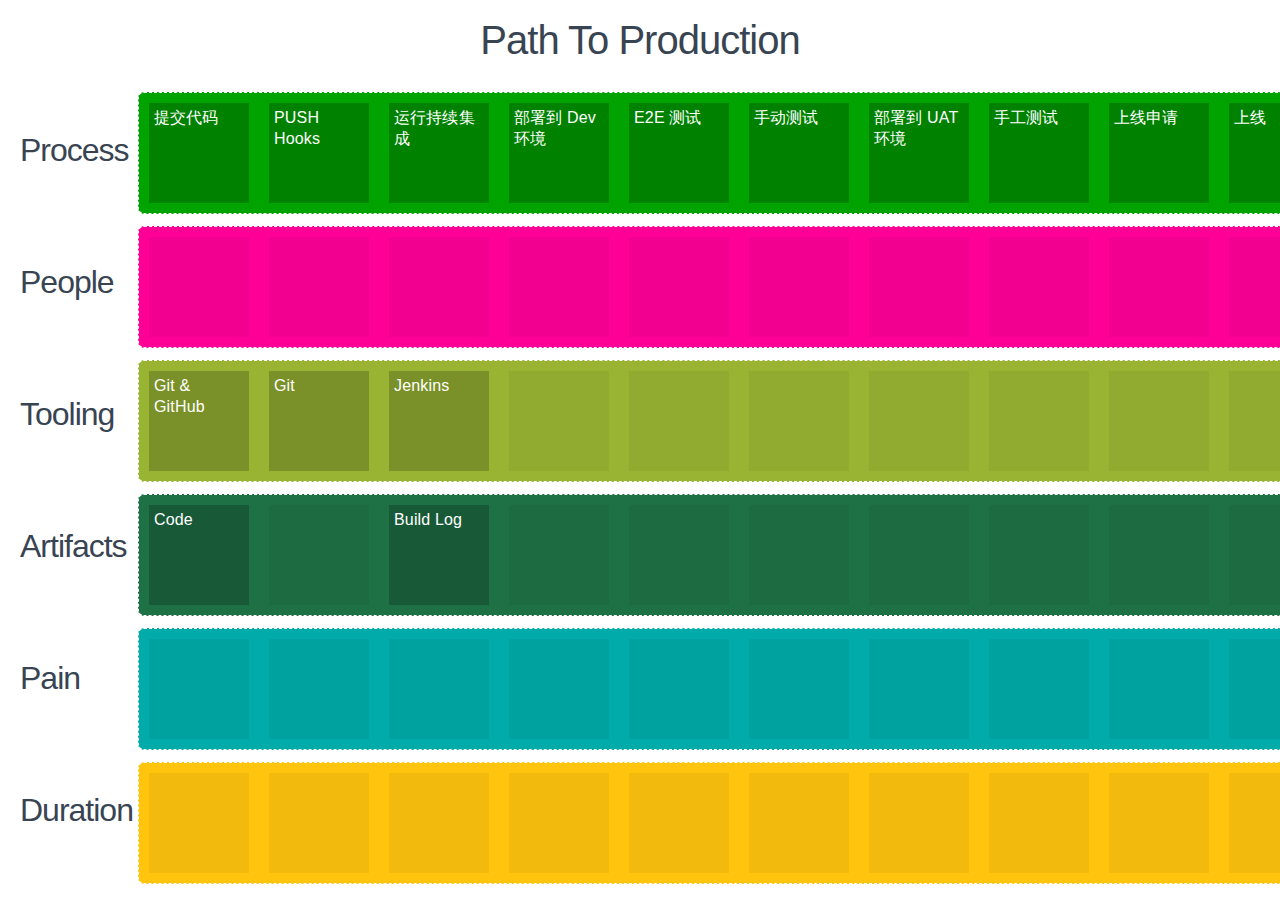
<file: index.html>
<!DOCTYPE html>
<html lang="en">
<head>
  <meta charset="UTF-8">
  <title>Path To Production</title>
  <link rel="stylesheet" href="assets/dragula.min.css">
  <link rel="stylesheet" href="assets/normalize.css">
  <link rel="stylesheet" href="assets/mifa.css">
  <link rel="stylesheet" href="assets/medium-editor.min.css">
  <link rel="stylesheet" href="assets/themes/default.min.css">
  <link rel="stylesheet" href="assets/styles/styles.css">
  <script src="assets/dragula.min.js"></script>
  <script src="assets/medium-editor.min.js"></script>
</head>
<body>

<div id="header">
  <h1>Path To Production</h1>
</div>

<div class="path">
  <div id="pipe-header">

  </div>
  <div class='wrapper' id="pipe">

  </div>
</div>

<script src="src/app.js"></script>
</body>
</html>
</file>
<file: assets/mifa.css>
/*!
 * Mifa v0.2.0
 * https://github.com/phodal/mifa#readme
 *
 * Copyright (c) 2018 Phodal Huang
 * Licensed under the MIT license
 */

.color-primary {
  color: #384452;
  background-color: #384452;
}

.color-grey {
  color: #d1d8df;
  background-color: #d1d8df;
}

.color-green {
  color: #1abc9c;
  background-color: #1abc9c;
}

.color-dark-grey {
  color: #5e6772;
  background-color: #5e6772;
}

.color-blue {
  color: #23B7F3;
  background-color: #23B7F3;
}

.color-code-grey {
  color: #eef1f5;
  background-color: #eef1f5;
}

.color-red {
  color: #f53d3d;
  background-color: #f53d3d;
}

.color-yellow {
  color: #ffff3a;
  background-color: #ffff3a;
}

.color-light-grey {
  color: #fdfdfd;
  background-color: #fdfdfd;
}

*,
*:after,
*:before {
  box-sizing: inherit;
}

html {
  box-sizing: border-box;
  font-size: 62.5%;
}

body {
  color: #384452;
  font-family: -apple-system, BlinkMacSystemFont, "Segoe UI", Roboto, "Helvetica Neue", Helvetica, "PingFang SC", "Hiragino Sans GB", "Microsoft YaHei", SimSun, sans-serif;
  font-size: 1.6em;
  font-weight: 300;
  letter-spacing: .01em;
  line-height: 1.6;
}

blockquote {
  border-left: 0.3rem solid #1abc9c;
  margin-left: 0;
  margin-right: 0;
  padding: 1rem 1.5rem;
}

blockquote *:last-child {
  margin-bottom: 0;
}

q:before {
  color: #1abc9c;
  content: open-quote;
  font-size: 4em;
  line-height: 0.1em;
  margin-right: 0.25em;
  vertical-align: -0.4em;
}

q:after {
  content: none;
}

.button,
button,
input[type='button'],
input[type='reset'],
input[type='submit'] {
  background-color: #384452;
  border: 0.1rem solid #384452;
  border-radius: .4rem;
  color: #fff;
  cursor: pointer;
  display: inline-block;
  font-size: 1.1rem;
  font-weight: 700;
  height: 3.8rem;
  letter-spacing: .1rem;
  line-height: 3.8rem;
  padding: 0 3.0rem;
  text-align: center;
  text-decoration: none;
  text-transform: uppercase;
  white-space: nowrap;
}

.button:focus, .button:hover,
button:focus,
button:hover,
input[type='button']:focus,
input[type='button']:hover,
input[type='reset']:focus,
input[type='reset']:hover,
input[type='submit']:focus,
input[type='submit']:hover {
  background-color: #1abc9c;
  border-color: #1abc9c;
  color: #fff;
  outline: 0;
}

.button[disabled],
button[disabled],
input[type='button'][disabled],
input[type='reset'][disabled],
input[type='submit'][disabled] {
  cursor: default;
  opacity: .5;
}

.button[disabled]:focus, .button[disabled]:hover,
button[disabled]:focus,
button[disabled]:hover,
input[type='button'][disabled]:focus,
input[type='button'][disabled]:hover,
input[type='reset'][disabled]:focus,
input[type='reset'][disabled]:hover,
input[type='submit'][disabled]:focus,
input[type='submit'][disabled]:hover {
  background-color: #384452;
  border-color: #384452;
}

.button.button-outline,
button.button-outline,
input[type='button'].button-outline,
input[type='reset'].button-outline,
input[type='submit'].button-outline {
  background-color: transparent;
  color: #384452;
}

.button.button-outline:focus, .button.button-outline:hover,
button.button-outline:focus,
button.button-outline:hover,
input[type='button'].button-outline:focus,
input[type='button'].button-outline:hover,
input[type='reset'].button-outline:focus,
input[type='reset'].button-outline:hover,
input[type='submit'].button-outline:focus,
input[type='submit'].button-outline:hover {
  background-color: transparent;
  border-color: #1abc9c;
  color: #1abc9c;
}

.button.button-outline[disabled]:focus, .button.button-outline[disabled]:hover,
button.button-outline[disabled]:focus,
button.button-outline[disabled]:hover,
input[type='button'].button-outline[disabled]:focus,
input[type='button'].button-outline[disabled]:hover,
input[type='reset'].button-outline[disabled]:focus,
input[type='reset'].button-outline[disabled]:hover,
input[type='submit'].button-outline[disabled]:focus,
input[type='submit'].button-outline[disabled]:hover {
  border-color: inherit;
  color: #384452;
}

.button.button-clear,
button.button-clear,
input[type='button'].button-clear,
input[type='reset'].button-clear,
input[type='submit'].button-clear {
  background-color: transparent;
  border-color: transparent;
  color: #384452;
}

.button.button-clear:focus, .button.button-clear:hover,
button.button-clear:focus,
button.button-clear:hover,
input[type='button'].button-clear:focus,
input[type='button'].button-clear:hover,
input[type='reset'].button-clear:focus,
input[type='reset'].button-clear:hover,
input[type='submit'].button-clear:focus,
input[type='submit'].button-clear:hover {
  background-color: transparent;
  border-color: transparent;
  color: #1abc9c;
}

.button.button-clear[disabled]:focus, .button.button-clear[disabled]:hover,
button.button-clear[disabled]:focus,
button.button-clear[disabled]:hover,
input[type='button'].button-clear[disabled]:focus,
input[type='button'].button-clear[disabled]:hover,
input[type='reset'].button-clear[disabled]:focus,
input[type='reset'].button-clear[disabled]:hover,
input[type='submit'].button-clear[disabled]:focus,
input[type='submit'].button-clear[disabled]:hover {
  color: #384452;
}

code {
  background: #eef1f5;
  border-radius: .4rem;
  font-size: 86%;
  margin: 0 .2rem;
  padding: .2rem .5rem;
  white-space: nowrap;
}

pre {
  background: #eef1f5;
  border-left: 0.3rem solid #1abc9c;
  overflow-y: hidden;
}

pre > code {
  border-radius: 0;
  display: block;
  padding: 1rem 1.5rem;
  white-space: pre;
}

hr {
  border: 0;
  border-top: 0.1rem solid #384452;
  margin: 3.0rem 0;
}

input[type='email'],
input[type='number'],
input[type='password'],
input[type='search'],
input[type='tel'],
input[type='text'],
input[type='url'],
input:not([type]),
textarea,
select {
  -webkit-appearance: none;
     -moz-appearance: none;
          appearance: none;
  background-color: transparent;
  border: 0.1rem solid #d1d8df;
  border-radius: .4rem;
  box-shadow: none;
  box-sizing: inherit;
  height: 3.8rem;
  padding: .6rem 1.0rem;
  width: 100%;
}

input[type='email']:focus,
input[type='number']:focus,
input[type='password']:focus,
input[type='search']:focus,
input[type='tel']:focus,
input[type='text']:focus,
input[type='url']:focus,
input:not([type]):focus,
textarea:focus,
select:focus {
  border-color: #1abc9c;
  outline: 0;
}

select {
  background: url('data:image/svg+xml;utf8,<svg width="28" height="15" viewBox="0 0 28 15" version="1.1" xmlns="http://www.w3.org/2000/svg" xmlns:xlink="http://www.w3.org/1999/xlink"><polygon fill="%235e6772" id="Shape" points="14.3216327 0 7.99510204 5.87878267 1.67836735 0.00773727648 0 1.56757221 7.99510204 9 16 1.55983494"></polygon></svg>') center right no-repeat;
  padding-right: 3.0rem;
}

select:focus {
  background-image: url('data:image/svg+xml;utf8,<svg width="28" height="15" viewBox="0 0 28 15" version="1.1" xmlns="http://www.w3.org/2000/svg" xmlns:xlink="http://www.w3.org/1999/xlink"><polygon fill="%231abc9c" id="Shape" points="14.3216327 0 7.99510204 5.87878267 1.67836735 0.00773727648 0 1.56757221 7.99510204 9 16 1.55983494"></polygon></svg>');
}

textarea {
  min-height: 6.5rem;
}

label,
legend {
  display: block;
  font-size: 1.6rem;
  font-weight: 700;
  margin-bottom: .5rem;
}

fieldset {
  border-width: 0;
  padding: 0;
}

input[type='checkbox'],
input[type='radio'] {
  display: inline;
}

.label-inline {
  display: inline-block;
  font-weight: normal;
  margin-left: .5rem;
}

.container {
  margin: 0 auto;
  max-width: 112.0rem;
  padding: 0 2.0rem;
  position: relative;
  width: 100%;
}

.row {
  display: flex;
  flex-direction: column;
  padding: 0;
  width: 100%;
}

.row.row-no-padding {
  padding: 0;
}

.row.row-no-padding > .column {
  padding: 0;
}

.row.row-wrap {
  flex-wrap: wrap;
}

.row.row-top {
  align-items: flex-start;
}

.row.row-bottom {
  align-items: flex-end;
}

.row.row-center {
  align-items: center;
}

.row.row-stretch {
  align-items: stretch;
}

.row.row-baseline {
  align-items: baseline;
}

.row .column {
  display: block;
  flex: 1 1 auto;
  margin-left: 0;
  max-width: 100%;
  width: 100%;
}

.row .column.column-offset-10 {
  margin-left: 10%;
}

.row .column.column-offset-20 {
  margin-left: 20%;
}

.row .column.column-offset-25 {
  margin-left: 25%;
}

.row .column.column-offset-33, .row .column.column-offset-34 {
  margin-left: 33.3333%;
}

.row .column.column-offset-50 {
  margin-left: 50%;
}

.row .column.column-offset-66, .row .column.column-offset-67 {
  margin-left: 66.6666%;
}

.row .column.column-offset-75 {
  margin-left: 75%;
}

.row .column.column-offset-80 {
  margin-left: 80%;
}

.row .column.column-offset-90 {
  margin-left: 90%;
}

.row .column.column-10 {
  flex: 0 0 10%;
  max-width: 10%;
}

.row .column.column-20 {
  flex: 0 0 20%;
  max-width: 20%;
}

.row .column.column-25 {
  flex: 0 0 25%;
  max-width: 25%;
}

.row .column.column-33, .row .column.column-34 {
  flex: 0 0 33.3333%;
  max-width: 33.3333%;
}

.row .column.column-40 {
  flex: 0 0 40%;
  max-width: 40%;
}

.row .column.column-50 {
  flex: 0 0 50%;
  max-width: 50%;
}

.row .column.column-60 {
  flex: 0 0 60%;
  max-width: 60%;
}

.row .column.column-66, .row .column.column-67 {
  flex: 0 0 66.6666%;
  max-width: 66.6666%;
}

.row .column.column-75 {
  flex: 0 0 75%;
  max-width: 75%;
}

.row .column.column-80 {
  flex: 0 0 80%;
  max-width: 80%;
}

.row .column.column-90 {
  flex: 0 0 90%;
  max-width: 90%;
}

.row .column .column-top {
  align-self: flex-start;
}

.row .column .column-bottom {
  align-self: flex-end;
}

.row .column .column-center {
  -ms-grid-row-align: center;
      align-self: center;
}

@media (min-width: 40rem) {
  .row {
    flex-direction: row;
    margin-left: -1.0rem;
    width: calc(100% + 2.0rem);
  }
  .row .column {
    margin-bottom: inherit;
    padding: 0 1.0rem;
  }
}

img {
  max-width: 100%;
}

a {
  color: #1abc9c;
  text-decoration: none;
}

a:focus, a:hover {
  color: #23B7F3;
}

dl,
ol,
ul {
  list-style: none;
  margin-top: 0;
  padding-left: 0;
}

dl dl,
dl ol,
dl ul,
ol dl,
ol ol,
ol ul,
ul dl,
ul ol,
ul ul {
  font-size: 90%;
  margin: 1.5rem 0 1.5rem 3.0rem;
}

ol {
  list-style: decimal inside;
}

ul {
  list-style: circle inside;
}

li {
  color: #384452;
}

.button,
button,
dd,
dt,
li {
  margin-bottom: 1.0rem;
}

fieldset,
input,
select,
textarea {
  margin-bottom: 1.5rem;
}

blockquote,
dl,
figure,
form,
ol,
p,
pre,
table,
ul {
  margin-bottom: 2.5rem;
}

table {
  border-spacing: 0;
  width: 100%;
}

table thead th,
thead th {
  border-top: 0.1rem solid #d1d8df;
  background: #fdfdfd;
}

tbody tr:nth-child(even) {
  background: #fdfdfd;
}

tbody tr:nth-child(odd) {
  background: #eef1f5;
}

td,
th {
  border-bottom: 0.1rem solid #d1d8df;
  padding: 1.2rem 1.5rem;
  text-align: left;
}

u {
  text-decoration: none;
  border-bottom: 1px dashed;
}

a {
  text-decoration: none;
}

u {
  background: #ffff3a;
}

b,
strong {
  font-weight: bold;
}

p {
  margin-top: 0;
}

h1,
h2,
h3,
h4,
h5,
h6 {
  font-weight: 300;
  letter-spacing: -.1rem;
  margin-bottom: 2.0rem;
  margin-top: 0;
}

h1 {
  font-size: 4.0rem;
  line-height: 1.2;
}

h2 {
  font-size: 3.2rem;
  line-height: 1.25;
}

h3 {
  font-size: 2.8rem;
  line-height: 1.3;
}

h4 {
  font-size: 2.4rem;
  letter-spacing: -.08rem;
  line-height: 1.35;
}

h5 {
  font-size: 2.0rem;
  letter-spacing: -.05rem;
  line-height: 1.5;
}

h6 {
  font-size: 1.6rem;
  letter-spacing: 0;
  line-height: 1.4;
}

.clearfix:after {
  clear: both;
  content: ' ';
  display: table;
}

.float-left {
  float: left;
}

.float-right {
  float: right;
}

/*# sourceMappingURL=mifa.css.map */
</file>
<file: assets/styles/styles.css>
#pipe {
  position: relative;
  float: right;
  display: inline-block;
  width: calc(100% - 138px);
  max-width: 100%;
  height: 180px;
  padding-right: 32px;
}

.container {
  padding: 0;
  margin-right: 6px;
  margin-top: 12px;

  background-color: rgba(255, 255, 255, 0.2);
  max-width: 100%;
  width: 100%;
  color: #fff;
  line-height: 1.3em;
  border: 1px dashed #fff;
  border-radius: 6px;
  font-weight: normal;
}

.container:nth-child(odd) {
  background-color: rgba(0, 0, 0, 0.2);
}

/*
 * note that styling gu-mirror directly is a bad practice because it's too generic.
 * you're better off giving the draggable elements a unique class and styling that directly!
 */
.container > div,
.gu-mirror {
  margin: 10px;
  padding: 5px;
  background-color: rgba(0, 0, 0, 0.2);
  transition: opacity 0.4s ease-in-out;
}

.container > div.empty {
  background-color: rgba(0, 0, 0, 0.05);
}

.container > div {
  display: inline-block;
  overflow-y: auto;

  cursor: move;
  cursor: grab;
  cursor: -moz-grab;
  cursor: -webkit-grab;
}

.gu-mirror {
  cursor: grabbing;
  cursor: -moz-grabbing;
  cursor: -webkit-grabbing;
}

#header {
  height: 80px;
  text-align: center;
}

#header h1 {
  line-height: 80px;
}

#pipe-header {
  position: absolute;
  left: 20px;
}

.pipe-header h2 {
  position: relative;
  top: calc(50% - 1.6rem);
}

.add-item {
  top: 3.0rem;
  position: absolute;
  right: 4rem;
}

.download {
  top: 3.0rem;
  position: absolute;
  right: 35rem;
}

.remove-column {
  top: 3.0rem;
  position: absolute;
  right: 18rem;
}

#color-green {
  background-color: #00a300;
}
#color-greendark {
  background-color: #1e7145;
}
#color-greenlight {
  background-color: #99b433;
}
#color-magenta {
  background-color: #ff0097;
}
#color-purplelight {
  background-color: #9f00a7;
}
#color-purple {
  background-color: #7e3878;
}
#color-purpledark {
  background-color: #603cba;
}
#color-darken {
  background-color: #1d1d1d;
}
#color-teal {
  background-color: #00aba9;
}
#color-bluelight {
  background-color: #eff4ff;
}
#color-blue {
  background-color: #2d89ef;
}
#color-bluedark {
  background-color: #2b5797;
}
#color-yellow {
  background-color: #ffc40d;
}
#color-orange {
  background-color: #e3a21a;
}
#color-orangedark {
  background-color: #da532c;
}
#color-red {
  background-color: #b91d47;
}
#color-redlight {
  background-color: #ee1111;
}
#color-white {
  background-color: #fff;
}
</file>
<file: assets/dragula.min.css>
.gu-mirror{position:fixed!important;margin:0!important;z-index:9999!important;opacity:.8;-ms-filter:"progid:DXImageTransform.Microsoft.Alpha(Opacity=80)";filter:alpha(opacity=80)}.gu-hide{display:none!important}.gu-unselectable{-webkit-user-select:none!important;-moz-user-select:none!important;-ms-user-select:none!important;user-select:none!important}.gu-transit{opacity:.2;-ms-filter:"progid:DXImageTransform.Microsoft.Alpha(Opacity=20)";filter:alpha(opacity=20)}
</file>
<file: assets/medium-editor.min.css>
.medium-editor-anchor-preview,.medium-editor-toolbar{font-family:"Helvetica Neue",Helvetica,Arial,sans-serif;font-size:16px;z-index:2000}@-webkit-keyframes medium-editor-image-loading{0%{-webkit-transform:scale(0);transform:scale(0)}100%{-webkit-transform:scale(1);transform:scale(1)}}@keyframes medium-editor-image-loading{0%{-webkit-transform:scale(0);transform:scale(0)}100%{-webkit-transform:scale(1);transform:scale(1)}}@-webkit-keyframes medium-editor-pop-upwards{0%{opacity:0;-webkit-transform:matrix(.97,0,0,1,0,12);transform:matrix(.97,0,0,1,0,12)}20%{opacity:.7;-webkit-transform:matrix(.99,0,0,1,0,2);transform:matrix(.99,0,0,1,0,2)}40%{opacity:1;-webkit-transform:matrix(1,0,0,1,0,-1);transform:matrix(1,0,0,1,0,-1)}100%{-webkit-transform:matrix(1,0,0,1,0,0);transform:matrix(1,0,0,1,0,0)}}@keyframes medium-editor-pop-upwards{0%{opacity:0;-webkit-transform:matrix(.97,0,0,1,0,12);transform:matrix(.97,0,0,1,0,12)}20%{opacity:.7;-webkit-transform:matrix(.99,0,0,1,0,2);transform:matrix(.99,0,0,1,0,2)}40%{opacity:1;-webkit-transform:matrix(1,0,0,1,0,-1);transform:matrix(1,0,0,1,0,-1)}100%{-webkit-transform:matrix(1,0,0,1,0,0);transform:matrix(1,0,0,1,0,0)}}.medium-editor-anchor-preview{left:0;line-height:1.4;max-width:280px;position:absolute;text-align:center;top:0;word-break:break-all;word-wrap:break-word;visibility:hidden}.medium-editor-anchor-preview a{color:#fff;display:inline-block;margin:5px 5px 10px}.medium-editor-placeholder-relative:after,.medium-editor-placeholder:after{content:attr(data-placeholder)!important;white-space:pre;padding:inherit;margin:inherit;font-style:italic}.medium-editor-anchor-preview-active{visibility:visible}.medium-editor-dragover{background:#ddd}.medium-editor-image-loading{-webkit-animation:medium-editor-image-loading 1s infinite ease-in-out;animation:medium-editor-image-loading 1s infinite ease-in-out;background-color:#333;border-radius:100%;display:inline-block;height:40px;width:40px}.medium-editor-placeholder{position:relative}.medium-editor-placeholder:after{position:absolute;left:0;top:0}.medium-editor-placeholder-relative,.medium-editor-placeholder-relative:after{position:relative}.medium-toolbar-arrow-over:before,.medium-toolbar-arrow-under:after{border-style:solid;content:'';display:block;height:0;left:50%;margin-left:-8px;position:absolute;width:0}.medium-toolbar-arrow-under:after{border-width:8px 8px 0}.medium-toolbar-arrow-over:before{border-width:0 8px 8px;top:-8px}.medium-editor-toolbar{left:0;position:absolute;top:0;visibility:hidden}.medium-editor-toolbar ul{margin:0;padding:0}.medium-editor-toolbar li{float:left;list-style:none;margin:0;padding:0}.medium-editor-toolbar li button{box-sizing:border-box;cursor:pointer;display:block;font-size:14px;line-height:1.33;margin:0;padding:15px;text-decoration:none}.medium-editor-toolbar li button:focus{outline:0}.medium-editor-toolbar li .medium-editor-action-underline{text-decoration:underline}.medium-editor-toolbar li .medium-editor-action-pre{font-family:Consolas,"Liberation Mono",Menlo,Courier,monospace;font-size:12px;font-weight:100;padding:15px 0}.medium-editor-toolbar-active{visibility:visible}.medium-editor-sticky-toolbar{position:fixed;top:1px}.medium-editor-relative-toolbar{position:relative}.medium-editor-toolbar-active.medium-editor-stalker-toolbar{-webkit-animation:medium-editor-pop-upwards 160ms forwards linear;animation:medium-editor-pop-upwards 160ms forwards linear}.medium-editor-action-bold{font-weight:bolder}.medium-editor-action-italic{font-style:italic}.medium-editor-toolbar-form{display:none}.medium-editor-toolbar-form a,.medium-editor-toolbar-form input{font-family:"Helvetica Neue",Helvetica,Arial,sans-serif}.medium-editor-toolbar-form .medium-editor-toolbar-form-row{line-height:14px;margin-left:5px;padding-bottom:5px}.medium-editor-toolbar-form .medium-editor-toolbar-input,.medium-editor-toolbar-form label{border:none;box-sizing:border-box;font-size:14px;margin:0;padding:6px;width:316px;display:inline-block}.medium-editor-toolbar-form .medium-editor-toolbar-input:focus,.medium-editor-toolbar-form label:focus{-webkit-appearance:none;-moz-appearance:none;appearance:none;border:none;box-shadow:none;outline:0}.medium-editor-toolbar-form a{display:inline-block;font-size:24px;font-weight:bolder;margin:0 10px;text-decoration:none}.medium-editor-toolbar-form-active{display:block}.medium-editor-toolbar-actions:after{clear:both;content:"";display:table}.medium-editor-element{word-wrap:break-word;min-height:30px}.medium-editor-element img{max-width:100%}.medium-editor-element sub{vertical-align:sub}.medium-editor-element sup{vertical-align:super}.medium-editor-hidden{display:none}
</file>
<file: assets/themes/default.min.css>
.medium-toolbar-arrow-under:after{border-color:#242424 transparent transparent;top:50px}.medium-toolbar-arrow-over:before{border-color:transparent transparent #242424;top:-8px}.medium-editor-toolbar{background-color:#242424;background:-webkit-linear-gradient(top,#242424,rgba(36,36,36,.75));background:linear-gradient(to bottom,#242424,rgba(36,36,36,.75));border:1px solid #000;border-radius:5px;box-shadow:0 0 3px #000}.medium-editor-toolbar li button{background-color:#242424;background:-webkit-linear-gradient(top,#242424,rgba(36,36,36,.89));background:linear-gradient(to bottom,#242424,rgba(36,36,36,.89));border:0;border-right:1px solid #000;border-left:1px solid #333;border-left:1px solid rgba(255,255,255,.1);box-shadow:0 2px 2px rgba(0,0,0,.3);color:#fff;height:50px;min-width:50px;-webkit-transition:background-color .2s ease-in;transition:background-color .2s ease-in}.medium-editor-toolbar li button:hover{background-color:#000;color:#ff0}.medium-editor-toolbar li .medium-editor-button-first{border-bottom-left-radius:5px;border-top-left-radius:5px}.medium-editor-toolbar li .medium-editor-button-last{border-bottom-right-radius:5px;border-top-right-radius:5px}.medium-editor-toolbar li .medium-editor-button-active{background-color:#000;background:-webkit-linear-gradient(top,#242424,rgba(0,0,0,.89));background:linear-gradient(to bottom,#242424,rgba(0,0,0,.89));color:#fff}.medium-editor-toolbar-form{background:#242424;border-radius:5px;color:#999}.medium-editor-toolbar-form .medium-editor-toolbar-input{background:#242424;box-sizing:border-box;color:#ccc;height:50px}.medium-editor-toolbar-form a{color:#fff}.medium-editor-toolbar-anchor-preview{background:#242424;border-radius:5px;color:#fff}.medium-editor-placeholder:after{color:#b3b3b1}
</file>
